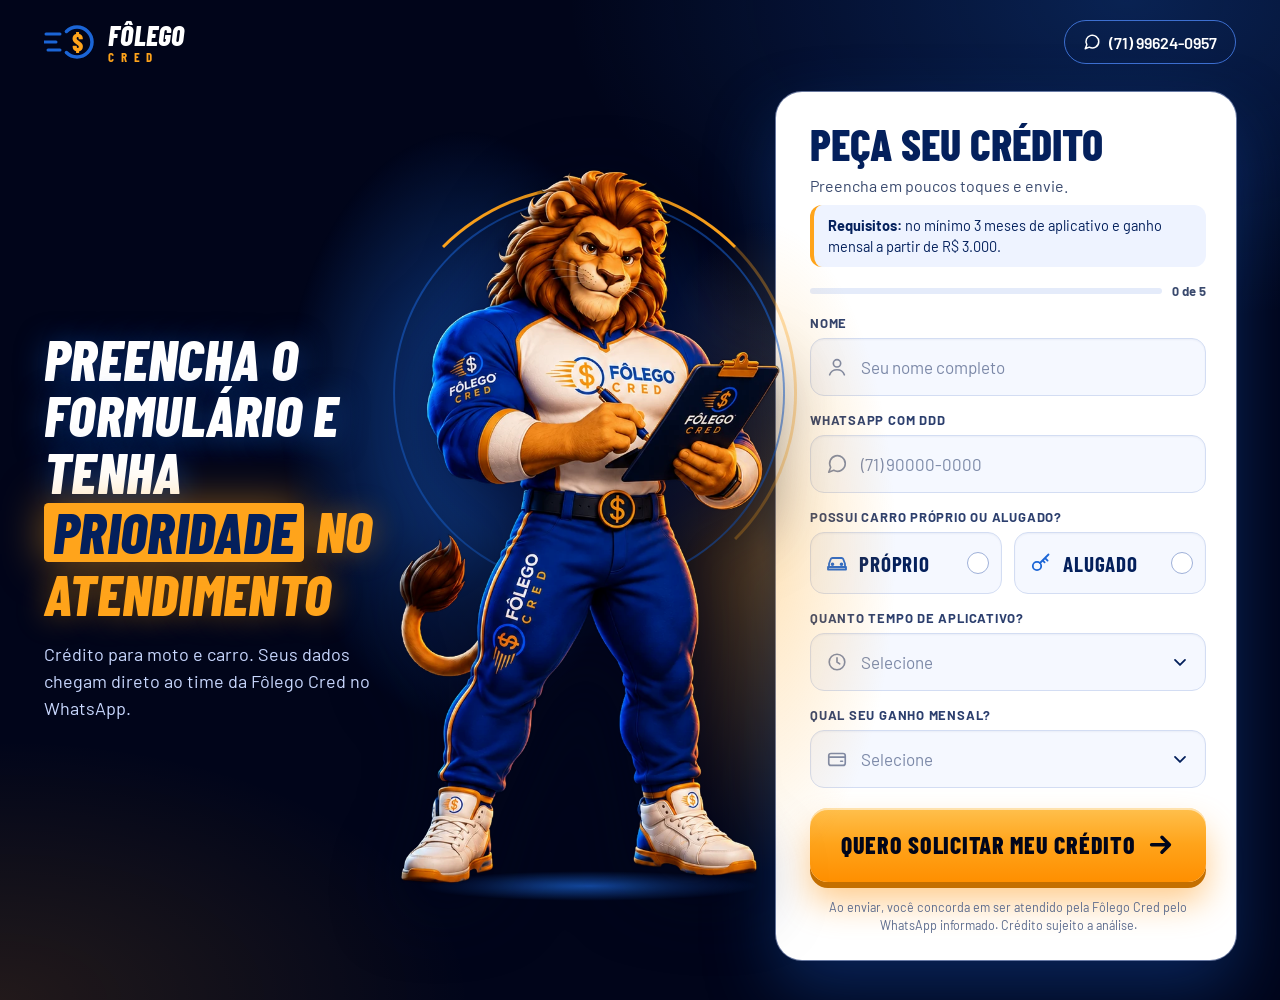
<file: index.html>
<!doctype html>
<html lang="pt-BR">
<head>
<!-- Google Tag Manager -->
<script>(function(w,d,s,l,i){w[l]=w[l]||[];w[l].push({'gtm.start':
new Date().getTime(),event:'gtm.js'});var f=d.getElementsByTagName(s)[0],
j=d.createElement(s),dl=l!='dataLayer'?'&l='+l:'';j.async=true;j.src=
'https://www.googletagmanager.com/gtm.js?id='+i+dl;f.parentNode.insertBefore(j,f);
})(window,document,'script','dataLayer','GTM-M4STXZLQ');</script>
<!-- End Google Tag Manager -->
<meta charset="utf-8">
<meta name="viewport" content="width=device-width, initial-scale=1">
<title>Fôlego Cred — Preencha o formulário e tenha prioridade no atendimento</title>
<meta name="description" content="Crédito para moto e carro. Preencha o formulário e tenha prioridade no atendimento da Fôlego Cred pelo WhatsApp.">
<meta name="theme-color" content="#01051A">
<link rel="preconnect" href="https://fonts.googleapis.com">
<link rel="preconnect" href="https://fonts.gstatic.com" crossorigin>
<link rel="stylesheet" href="https://fonts.googleapis.com/css2?family=Barlow:wght@400;500;600;700&family=Barlow+Condensed:ital,wght@0,600;0,700;0,800;1,800&display=swap">
<link rel="stylesheet" href="css/style.css">
</head>
<body>
<!-- Google Tag Manager (noscript) -->
<noscript><iframe src="https://www.googletagmanager.com/ns.html?id=GTM-M4STXZLQ"
height="0" width="0" style="display:none;visibility:hidden"></iframe></noscript>
<!-- End Google Tag Manager (noscript) -->
<div class="pagina">

  <header class="topo">
    <div class="logo">
      <svg width="52" height="40" viewBox="0 0 52 40" fill="none" aria-hidden="true">
        <path d="M2 12h14M0 20h12M4 28h12" stroke="#1B65D6" stroke-width="3" stroke-linecap="round"/>
        <path d="M22.4 9.4A15 15 0 1 1 22.4 30.6" stroke="#1B65D6" stroke-width="3.5" stroke-linecap="round"/>
        <text x="33" y="28.5" text-anchor="middle" font-family="Barlow Condensed, sans-serif" font-weight="800" font-size="25" fill="#FFA41B">$</text>
      </svg>
      <div class="logo-texto">
        <span class="logo-folego">FÔLEGO</span>
        <span class="logo-cred">CRED</span>
      </div>
    </div>
    <a class="topo-botao" href="#formulario">
      <svg width="18" height="18" viewBox="0 0 24 24" fill="none" stroke="currentColor" stroke-width="2" stroke-linecap="round" stroke-linejoin="round" aria-hidden="true"><path d="M21 11.5a8.5 8.5 0 0 1-12.6 7.4L3 21l2.1-5.4A8.5 8.5 0 1 1 21 11.5z"/></svg>
      (71) 99624-0957
    </a>
  </header>

  <main class="conteudo">

    <div class="chamada">
      <h1>Preencha o formulário e tenha <span class="tarja">prioridade</span> <span class="laranja">no atendimento</span></h1>
      <p>Crédito para moto e carro. Seus dados chegam direto ao time da Fôlego Cred no WhatsApp.</p>
    </div>

    <div class="mascote">
      <div class="mascote-palco">
        <span class="mascote-anel" aria-hidden="true"></span>
        <span class="mascote-chao" aria-hidden="true"></span>
        <picture class="mascote-figura">
          <source srcset="img/mascote-leao-prancheta.webp" type="image/webp">
          <img id="fc-leao" src="img/mascote-leao-prancheta.png" width="640" height="1173" alt="Mascote da Fôlego Cred: leão de uniforme azul e branco anotando os dados do cliente em uma prancheta">
        </picture>
      </div>
    </div>

    <form class="formulario" id="formulario" novalidate>
      <div class="formulario-titulo">
        <h2>Peça seu crédito</h2>
        <p>Preencha em poucos toques e envie.</p>
        <p class="requisitos"><strong>Requisitos:</strong> no mínimo 3 meses de aplicativo e ganho mensal a partir de R$&nbsp;3.000.</p>
      </div>

      <div class="progresso" aria-hidden="true">
        <div class="progresso-trilho"><span class="progresso-barra" id="fc-barra"></span></div>
        <span class="progresso-texto" id="fc-passos">0 de 5</span>
      </div>

      <div class="campo" data-campo="nome">
        <label for="fc-nome">Nome</label>
        <div class="controle">
          <svg class="icone" viewBox="0 0 24 24" aria-hidden="true"><circle cx="12" cy="8" r="4"/><path d="M4 20.5c1.2-3.6 4.2-5.5 8-5.5s6.8 1.9 8 5.5"/></svg>
          <input id="fc-nome" name="nome" type="text" autocomplete="name" placeholder="Seu nome completo">
          <svg class="visto" viewBox="0 0 24 24" aria-hidden="true"><path d="M5 12.5l4.5 4.5L19 7.5"/></svg>
        </div>
      </div>

      <div class="campo" data-campo="fone">
        <label for="fc-fone">WhatsApp com DDD</label>
        <div class="controle">
          <svg class="icone" viewBox="0 0 24 24" aria-hidden="true"><path d="M21 11.5a8.5 8.5 0 0 1-12.6 7.4L3 21l2.1-5.4A8.5 8.5 0 1 1 21 11.5z"/></svg>
          <input id="fc-fone" name="whatsapp" type="tel" inputmode="numeric" autocomplete="tel" placeholder="(71) 90000-0000">
          <svg class="visto" viewBox="0 0 24 24" aria-hidden="true"><path d="M5 12.5l4.5 4.5L19 7.5"/></svg>
        </div>
      </div>

      <fieldset class="campo" data-campo="carro">
        <legend>Possui carro próprio ou alugado?</legend>
        <div class="opcoes-linha">
          <label class="opcao">
            <input type="radio" name="carro" value="Próprio">
            <span class="opcao-cartao">
              <svg class="opcao-icone" viewBox="0 0 24 24" aria-hidden="true"><path d="M4 16v-3.2l1.7-4.6A2 2 0 0 1 7.6 7h8.8a2 2 0 0 1 1.9 1.2l1.7 4.6V16"/><path d="M3 16h18v2.5H3z"/><circle cx="7.5" cy="13.2" r=".9"/><circle cx="16.5" cy="13.2" r=".9"/></svg>
              <span class="opcao-texto">Próprio</span>
              <span class="opcao-marca"><svg viewBox="0 0 24 24" aria-hidden="true"><path d="M5 12.5l4.5 4.5L19 7.5"/></svg></span>
            </span>
          </label>
          <label class="opcao">
            <input type="radio" name="carro" value="Alugado">
            <span class="opcao-cartao">
              <svg class="opcao-icone" viewBox="0 0 24 24" aria-hidden="true"><circle cx="8" cy="15" r="4.2"/><path d="M11 12l8.5-8.5M16 7l2.6 2.6M13.6 9.4l2 2"/></svg>
              <span class="opcao-texto">Alugado</span>
              <span class="opcao-marca"><svg viewBox="0 0 24 24" aria-hidden="true"><path d="M5 12.5l4.5 4.5L19 7.5"/></svg></span>
            </span>
          </label>
        </div>
      </fieldset>

      <div class="campo" data-campo="tempo">
        <label for="fc-tempo">Quanto tempo de aplicativo?</label>
        <div class="controle">
          <svg class="icone" viewBox="0 0 24 24" aria-hidden="true"><circle cx="12" cy="12" r="8.5"/><path d="M12 7.5V12l3 2"/></svg>
          <select id="fc-tempo" name="tempo" required>
            <option value="" selected disabled>Selecione</option>
            <option value="menos3">Menos de 3 meses</option>
            <option value="3a6">De 3 a 6 meses</option>
            <option value="6a12">De 6 meses a 1 ano</option>
            <option value="1a2">De 1 a 2 anos</option>
            <option value="mais2">Mais de 2 anos</option>
          </select>
          <svg class="seta" viewBox="0 0 24 24" aria-hidden="true"><path d="M6 9.5l6 6 6-6"/></svg>
        </div>
      </div>

      <div class="campo" data-campo="ganho">
        <label for="fc-ganho">Qual seu ganho mensal?</label>
        <div class="controle">
          <svg class="icone" viewBox="0 0 24 24" aria-hidden="true"><rect x="3" y="6" width="18" height="13" rx="2.5"/><path d="M3 10h18M16 14.5h2"/></svg>
          <select id="fc-ganho" name="ganho" required>
            <option value="" selected disabled>Selecione</option>
            <option value="menos3k">Menos de R$ 3.000</option>
            <option value="3a4k">De R$ 3.000 a R$ 4.000</option>
            <option value="4a5k">De R$ 4.000 a R$ 5.000</option>
            <option value="5a7k">De R$ 5.000 a R$ 7.000</option>
            <option value="mais7k">Mais de R$ 7.000</option>
          </select>
          <svg class="seta" viewBox="0 0 24 24" aria-hidden="true"><path d="M6 9.5l6 6 6-6"/></svg>
        </div>
      </div>

      <p class="erro" id="fc-erro" role="alert" hidden></p>

      <button class="enviar" type="submit">
        <span class="enviar-texto">Quero solicitar meu crédito</span>
        <svg class="enviar-seta" viewBox="0 0 24 24" aria-hidden="true"><path d="M4 12h15M13 5.5l6.5 6.5-6.5 6.5"/></svg>
      </button>
      <p class="aviso">Ao enviar, você concorda em ser atendido pela Fôlego Cred pelo WhatsApp informado. Crédito sujeito a análise.</p>
    </form>

  </main>

</div>
<script src="js/script.js"></script>
</body>
</html>
</file>
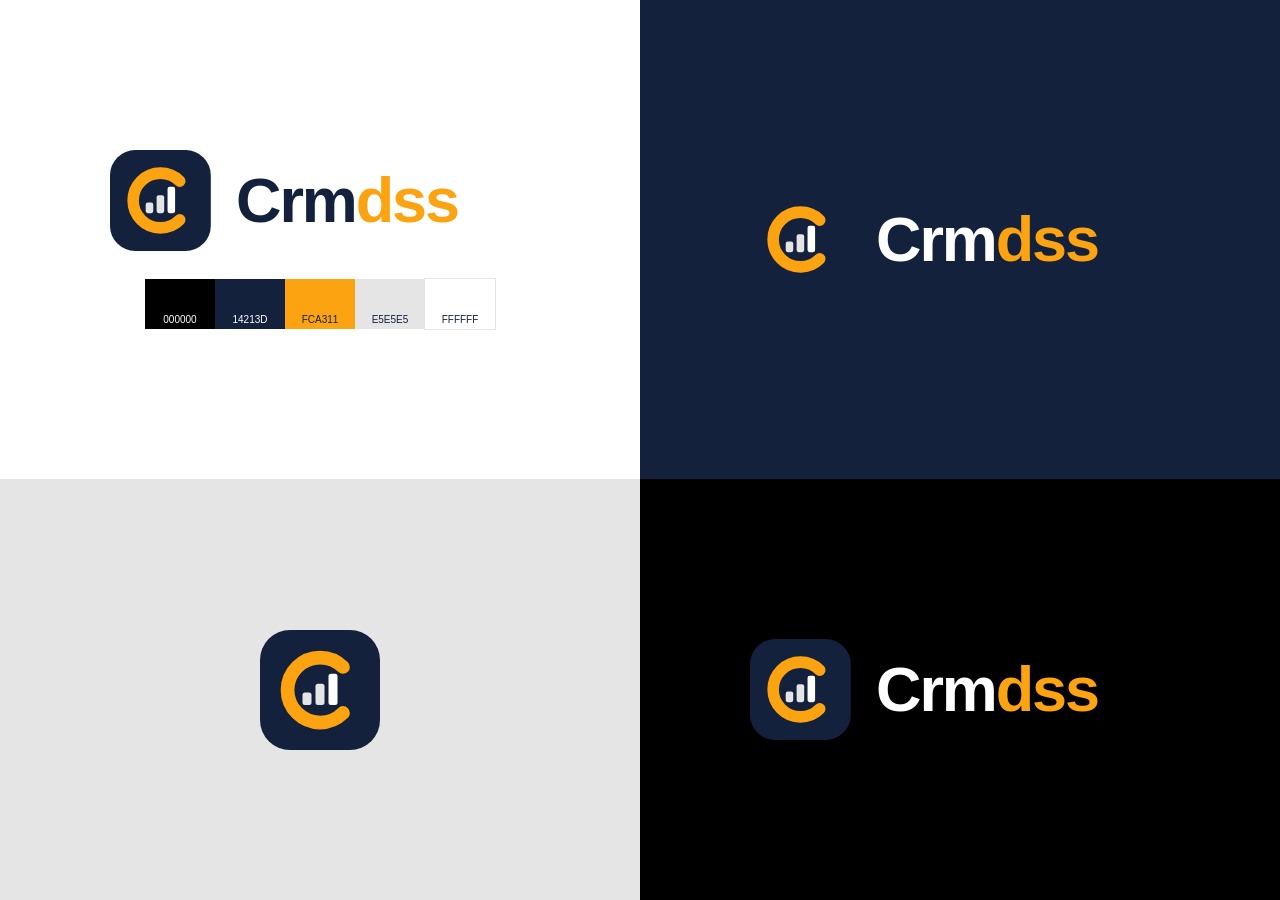
<file: logo/apresentacao.html>
<!doctype html><html><head><meta charset="utf-8"><style>
body{margin:0;font-family:Inter,'Segoe UI',Roboto,sans-serif;display:grid;grid-template-columns:1fr 1fr;height:100vh}
section{display:flex;flex-direction:column;align-items:center;justify-content:center;gap:28px}
.c{background:#fff}.e{background:#14213d}.p{background:#000}.g{background:#e5e5e5}
img.l{width:420px}img.m{width:120px}
.cores{display:flex;gap:0}.cores span{width:70px;height:46px;display:grid;place-items:end center;font-size:10px;padding-bottom:4px}
</style></head><body>
<section class="c"><img class="l" src="crmdss-logo.svg"><div class="cores"><span style="background:#000;color:#fff">000000</span><span style="background:#14213d;color:#fff">14213D</span><span style="background:#fca311;color:#14213d">FCA311</span><span style="background:#e5e5e5;color:#14213d">E5E5E5</span><span style="background:#fff;color:#14213d;outline:1px solid #e5e5e5">FFFFFF</span></div></section>
<section class="e"><img class="l" src="crmdss-logo-negativo.svg"></section>
<section class="g"><img class="m" src="crmdss-mark.svg"></section>
<section class="p"><img class="l" src="crmdss-logo-negativo.svg"></section>
</body></html>
</file>
<file: css/style.css>
/* Fôlego Cred — LP de captura
   Paleta: noite #01051A · marinho #04205C · royal #0A3A9A · vivo #1B65D6 · laranja #FFA41B */

:root {
  --noite: #01051A;
  --marinho: #04205C;
  --royal: #0A3A9A;
  --vivo: #1B65D6;
  --laranja: #FFA41B;
  --azul-claro: #C9D8FF;
  --texto-apoio: #3A4A6E;
  --borda-campo: #9FB1D9;
  --display: 'Barlow Condensed', 'Arial Narrow', sans-serif;
  --corpo: 'Barlow', 'Segoe UI', sans-serif;
}

* { box-sizing: border-box; }

html { scroll-behavior: smooth; }

body {
  margin: 0;
  font-family: var(--corpo);
  background: var(--noite);
  color: #FFFFFF;
}

a:focus-visible,
button:focus-visible,
input:focus-visible,
select:focus-visible {
  outline: 3px solid var(--laranja);
  outline-offset: 2px;
}

.pagina {
  min-height: 100vh;
  display: flex;
  flex-direction: column;
  overflow: hidden;
  background:
    radial-gradient(900px 520px at 88% 0%, rgba(27, 101, 214, 0.30), rgba(27, 101, 214, 0) 62%),
    radial-gradient(760px 420px at 0% 100%, rgba(255, 164, 27, 0.13), rgba(255, 164, 27, 0) 62%),
    var(--noite);
}

/* ---------- Topo ---------- */

.topo {
  width: 100%;
  max-width: 1240px;
  margin: 0 auto;
  padding: 20px 24px;
  display: flex;
  flex-wrap: wrap;
  align-items: center;
  justify-content: space-between;
  gap: 16px;
}

.logo { display: flex; align-items: center; gap: 12px; }
.logo-texto { display: flex; flex-direction: column; gap: 2px; }

.logo-folego {
  font-family: var(--display);
  font-style: italic;
  font-weight: 800;
  font-size: 28px;
  line-height: 1;
  letter-spacing: 0.01em;
}

.logo-cred {
  font-family: var(--display);
  font-weight: 700;
  font-size: 13px;
  line-height: 1;
  letter-spacing: 0.52em;
  color: var(--laranja);
}

.topo-botao {
  display: inline-flex;
  align-items: center;
  gap: 8px;
  min-height: 44px;
  padding: 0 18px;
  border: 1.5px solid #3D6FD0;
  border-radius: 999px;
  color: #FFFFFF;
  font-weight: 600;
  font-size: 16px;
  text-decoration: none;
}

.topo-botao { transition: border-color .2s, color .2s, transform .2s, background-color .2s; }
.topo-botao:hover { border-color: var(--laranja); color: var(--laranja); transform: translateY(-1px); background: rgba(255, 164, 27, 0.08); }

/* ---------- Conteúdo ---------- */

.conteudo {
  flex: 1 1 auto;
  width: 100%;
  max-width: 1240px;
  margin: 0 auto;
  padding: 8px 24px 40px;
  display: grid;
  grid-template-columns: minmax(0, 1fr) 400px 460px;
  grid-template-areas: "chamada mascote formulario";
  align-items: center;
}

.chamada {
  grid-area: chamada;
  display: flex;
  flex-direction: column;
  gap: 20px;
  position: relative;
  z-index: 3;
}

.chamada h1 {
  margin: 0;
  font-family: var(--display);
  font-style: italic;
  font-weight: 800;
  font-size: clamp(44px, 4.5vw, 60px);
  line-height: 0.98;
  letter-spacing: 0.005em;
  text-transform: uppercase;
  text-shadow: 0 4px 30px rgba(27, 101, 214, 0.55);
}

.chamada .tarja {
  display: inline-block;
  margin: 0.06em 0;
  padding: 0 0.16em 0.04em;
  border-radius: 0.08em;
  background: var(--laranja);
  color: var(--marinho);
  text-shadow: none;
  box-shadow: 0 0 44px rgba(255, 164, 27, 0.5);
}

.chamada .laranja {
  color: var(--laranja);
  text-shadow: 0 0 30px rgba(255, 164, 27, 0.4);
}

.chamada p {
  margin: 0;
  max-width: 440px;
  font-size: 18px;
  line-height: 1.5;
  color: var(--azul-claro);
}

.selos {
  margin: 4px 0 0;
  padding: 0;
  list-style: none;
  display: flex;
  flex-wrap: wrap;
  gap: 8px;
}

.selos li {
  display: inline-flex;
  align-items: center;
  gap: 6px;
  padding: 7px 12px 7px 9px;
  border: 1px solid rgba(201, 216, 255, 0.22);
  border-radius: 999px;
  background: rgba(10, 58, 154, 0.28);
  font-size: 14px;
  font-weight: 600;
  color: #FFFFFF;
}

.selos svg {
  width: 16px;
  height: 16px;
  fill: none;
  stroke: var(--laranja);
  stroke-width: 3;
  stroke-linecap: round;
  stroke-linejoin: round;
}

/* ---------- Mascote (protagonista) ---------- */

.mascote {
  grid-area: mascote;
  position: relative;
  z-index: 2;
  display: flex;
  flex-direction: column;
  align-items: center;
  margin-right: -26px; /* a prancheta encosta no cartão do formulário */
}

.mascote-palco {
  position: relative;
  width: 100%;
  display: flex;
  justify-content: center;
  isolation: isolate;
}

/* Holofote azul e laranja atrás do leão */
.mascote-palco::before {
  content: "";
  position: absolute;
  inset: -4% -22% 2%;
  z-index: -2;
  background:
    radial-gradient(closest-side at 30% 40%, rgba(27, 101, 214, 0.62), rgba(27, 101, 214, 0) 100%),
    radial-gradient(closest-side at 78% 56%, rgba(255, 164, 27, 0.30), rgba(255, 164, 27, 0) 100%);
  pointer-events: none;
}

.mascote-anel {
  position: absolute;
  left: 50%;
  top: 5%;
  width: 92%;
  aspect-ratio: 1;
  z-index: -1;
  border-radius: 50%;
  transform: translateX(-50%);
  background:
    radial-gradient(closest-side, rgba(10, 58, 154, 0.55) 0%, rgba(10, 58, 154, 0.22) 70%, rgba(10, 58, 154, 0) 100%);
  box-shadow: inset 0 0 0 2px rgba(27, 101, 214, 0.55);
}

.mascote-anel::after {
  content: "";
  position: absolute;
  inset: -12px;
  border-radius: 50%;
  border: 3px solid transparent;
  border-top-color: var(--laranja);
  border-right-color: rgba(255, 164, 27, 0.35);
}

.mascote-chao {
  position: absolute;
  left: 10%;
  right: 10%;
  bottom: -8px;
  height: 30px;
  z-index: -1;
  background: radial-gradient(closest-side, rgba(27, 101, 214, 0.7), rgba(27, 101, 214, 0));
}

.mascote-figura { display: block; }

.mascote img {
  display: block;
  width: 100%;
  max-width: 400px;
  height: auto;
  filter: drop-shadow(0 22px 34px rgba(1, 5, 26, 0.65));
  transform-origin: 50% 90%;
}

/* ---------- Formulário ---------- */

.formulario {
  grid-area: formulario;
  position: relative;
  z-index: 1;
  min-width: 0;
  padding: 30px 30px 26px 34px;
  border-radius: 26px;
  background: #FFFFFF;
  color: var(--marinho);
  display: flex;
  flex-direction: column;
  gap: 16px;
  box-shadow:
    0 0 0 1px rgba(201, 216, 255, 0.5),
    0 30px 70px rgba(27, 101, 214, 0.34);
  scroll-margin-top: 16px;
}

.formulario-titulo { display: flex; flex-direction: column; gap: 8px; }

.formulario-titulo h2 {
  margin: 0;
  font-family: var(--display);
  font-weight: 800;
  font-size: clamp(34px, 4vw, 44px);
  line-height: 1;
  text-transform: uppercase;
}

.formulario-titulo p {
  margin: 0;
  font-size: 16px;
  line-height: 1.45;
  color: var(--texto-apoio);
}

.formulario-titulo .requisitos {
  padding: 10px 14px;
  border-radius: 12px;
  background: #EEF3FF;
  border-left: 4px solid var(--laranja);
  font-size: 14.5px;
  color: var(--marinho);
}

.progresso { display: flex; align-items: center; gap: 10px; }

.progresso-trilho {
  flex: 1 1 auto;
  height: 6px;
  border-radius: 999px;
  background: #E4EBFA;
  overflow: hidden;
}

.progresso-barra {
  display: block;
  width: 100%;
  height: 100%;
  border-radius: 999px;
  background: linear-gradient(90deg, var(--vivo), var(--laranja));
  transform: scaleX(0);
  transform-origin: left center;
  transition: transform .5s cubic-bezier(.2, .8, .2, 1);
}

.progresso-texto {
  flex: 0 0 auto;
  font-size: 13px;
  font-weight: 700;
  color: var(--texto-apoio);
  font-variant-numeric: tabular-nums;
}

.campo {
  display: flex;
  flex-direction: column;
  gap: 7px;
  margin: 0;
  padding: 0;
  border: 0;
  min-width: 0;
}

.campo label,
.campo legend {
  padding: 0;
  font-weight: 700;
  font-size: 13px;
  letter-spacing: 0.06em;
  text-transform: uppercase;
  color: #2C3F6E;
}

.campo legend { margin-bottom: 7px; }

.controle { position: relative; }

.controle input,
.controle select {
  width: 100%;
  height: 58px;
  padding: 0 46px 0 50px;
  border: 1.5px solid #D3DDF3;
  border-radius: 14px;
  font-family: inherit;
  font-size: 17px;
  font-weight: 500;
  color: var(--marinho);
  background-color: #F5F8FF;
  box-shadow: inset 0 1px 2px rgba(4, 32, 92, 0.05);
  appearance: none;
  -webkit-appearance: none;
  transition: border-color .2s, background-color .2s, box-shadow .2s, transform .2s;
}

.controle select { cursor: pointer; text-overflow: ellipsis; }

.controle input:hover,
.controle select:hover { border-color: var(--borda-campo); }

.controle input:focus,
.controle select:focus {
  outline: none;
  border-color: var(--vivo);
  background-color: #FFFFFF;
  box-shadow: 0 0 0 4px rgba(27, 101, 214, 0.16), 0 8px 18px rgba(27, 101, 214, 0.12);
  transform: translateY(-1px);
}

.controle input::placeholder { color: #7C89A8; font-weight: 400; }
.controle select:invalid { color: #7C89A8; font-weight: 400; }
.controle select option { color: var(--marinho); }

.controle svg {
  position: absolute;
  top: 50%;
  fill: none;
  stroke-linecap: round;
  stroke-linejoin: round;
  pointer-events: none;
}

.controle .icone {
  left: 16px;
  width: 22px;
  height: 22px;
  margin-top: -11px;
  stroke: #7C89A8;
  stroke-width: 1.8;
  transition: stroke .2s, transform .25s;
}

.controle:focus-within .icone { stroke: var(--vivo); transform: scale(1.1); }

.controle .seta {
  right: 16px;
  width: 20px;
  height: 20px;
  margin-top: -10px;
  stroke: var(--marinho);
  stroke-width: 2.2;
  transition: transform .25s;
}

.controle:focus-within .seta { transform: rotate(180deg); }

.controle .visto {
  right: 16px;
  width: 20px;
  height: 20px;
  margin-top: -10px;
  stroke: #12964A;
  stroke-width: 3;
  opacity: 0;
  transform: scale(0.4);
  transition: opacity .2s, transform .3s cubic-bezier(.3, 1.6, .5, 1);
}

.campo.ok .controle input,
.campo.ok .controle select { border-color: #8FB2EE; background-color: #FFFFFF; }
.campo.ok .controle .icone { stroke: var(--royal); }
.campo.ok .controle .visto { opacity: 1; transform: scale(1); }

/* Próprio | Alugado */

.opcoes-linha { display: grid; grid-template-columns: minmax(0, 1fr) minmax(0, 1fr); gap: 12px; }

.opcao { position: relative; cursor: pointer; }

.opcao input {
  position: absolute;
  inset: 0;
  width: 100%;
  height: 100%;
  margin: 0;
  opacity: 0;
  cursor: pointer;
}

.opcao-cartao {
  display: flex;
  align-items: center;
  gap: 10px;
  min-height: 62px;
  padding: 0 12px 0 14px;
  border: 1.5px solid #D3DDF3;
  border-radius: 14px;
  background: #F5F8FF;
  color: var(--marinho);
  box-shadow: inset 0 1px 2px rgba(4, 32, 92, 0.05);
  transition: border-color .2s, background-color .2s, color .2s, box-shadow .2s, transform .2s;
}

.opcao-icone {
  flex: 0 0 auto;
  width: 24px;
  height: 24px;
  fill: none;
  stroke: var(--vivo);
  stroke-width: 1.8;
  stroke-linecap: round;
  stroke-linejoin: round;
  transition: stroke .2s;
}

.opcao-texto {
  flex: 1 1 auto;
  min-width: 0;
  font-family: var(--display);
  font-weight: 700;
  font-size: 21px;
  letter-spacing: 0.04em;
  text-transform: uppercase;
}

.opcao-marca {
  flex: 0 0 auto;
  display: grid;
  place-items: center;
  width: 22px;
  height: 22px;
  border: 1.5px solid var(--borda-campo);
  border-radius: 50%;
  background: #FFFFFF;
  transition: border-color .2s, background-color .2s;
}

.opcao-marca svg {
  width: 13px;
  height: 13px;
  fill: none;
  stroke: var(--marinho);
  stroke-width: 3.6;
  stroke-linecap: round;
  stroke-linejoin: round;
  opacity: 0;
  transform: scale(0.3);
  transition: opacity .15s, transform .3s cubic-bezier(.3, 1.6, .5, 1);
}

.opcao:hover .opcao-cartao { border-color: var(--borda-campo); transform: translateY(-1px); }
.opcao:active .opcao-cartao { transform: scale(0.97); }

.opcao input:checked + .opcao-cartao {
  border-color: var(--royal);
  background: linear-gradient(135deg, var(--royal), var(--vivo));
  color: #FFFFFF;
  box-shadow: 0 10px 22px rgba(10, 58, 154, 0.32);
  animation: escolher .35s cubic-bezier(.3, 1.5, .5, 1);
}

.opcao input:checked + .opcao-cartao .opcao-icone { stroke: #FFFFFF; }
.opcao input:checked + .opcao-cartao .opcao-marca { border-color: var(--laranja); background: var(--laranja); }
.opcao input:checked + .opcao-cartao .opcao-marca svg { opacity: 1; transform: scale(1); }

.opcao input:focus-visible + .opcao-cartao {
  outline: 3px solid var(--laranja);
  outline-offset: 2px;
}

.erro {
  margin: 0;
  padding: 12px 14px;
  border-radius: 12px;
  background: #FFF1DC;
  border: 1px solid #E08A00;
  color: #6B3D00;
  font-size: 15.5px;
  line-height: 1.4;
}

.erro[hidden] { display: none; }
.erro.tremer { animation: tremer .4s; }

/* Botão principal */

.enviar {
  position: relative;
  overflow: hidden;
  display: flex;
  align-items: center;
  justify-content: center;
  gap: 12px;
  width: 100%;
  min-height: 74px;
  margin-top: 4px;
  padding: 12px 18px;
  border: 0;
  border-radius: 18px;
  background: linear-gradient(180deg, #FFC04D 0%, #FFA41B 48%, #FF8F00 100%);
  color: var(--noite);
  font-family: var(--display);
  font-weight: 800;
  font-size: clamp(19px, 5.2vw, 24px);
  line-height: 1;
  letter-spacing: 0.03em;
  text-transform: uppercase;
  text-align: center;
  text-wrap: balance;
  cursor: pointer;
  box-shadow:
    inset 0 2px 0 rgba(255, 255, 255, 0.55),
    0 6px 0 #C46F00,
    0 20px 34px rgba(255, 143, 0, 0.45);
  transition: transform .15s, box-shadow .15s, filter .2s;
  animation: pulsar 2.6s ease-in-out infinite;
}

/* Brilho que atravessa o botão */
.enviar::before {
  content: "";
  position: absolute;
  top: 0;
  bottom: 0;
  left: -40%;
  width: 34%;
  background: linear-gradient(100deg, rgba(255, 255, 255, 0), rgba(255, 255, 255, 0.65), rgba(255, 255, 255, 0));
  transform: skewX(-20deg);
  animation: brilho 3.2s ease-in-out infinite;
  pointer-events: none;
}

.enviar-texto { position: relative; }

.enviar-seta {
  position: relative;
  flex: 0 0 auto;
  width: 1.15em;
  height: 1.15em;
  fill: none;
  stroke: currentColor;
  stroke-width: 3;
  stroke-linecap: round;
  stroke-linejoin: round;
  animation: seta 1.3s ease-in-out infinite;
}

.enviar:hover {
  transform: translateY(-2px);
  filter: brightness(1.05);
  box-shadow:
    inset 0 2px 0 rgba(255, 255, 255, 0.55),
    0 8px 0 #C46F00,
    0 26px 40px rgba(255, 143, 0, 0.55);
}

.enviar:active {
  transform: translateY(5px);
  box-shadow:
    inset 0 2px 0 rgba(255, 255, 255, 0.4),
    0 1px 0 #C46F00,
    0 8px 16px rgba(255, 143, 0, 0.4);
}

.enviar:focus-visible { outline: 3px solid var(--royal); outline-offset: 3px; }

.continua {
  display: flex;
  align-items: center;
  justify-content: center;
  gap: 7px;
  margin: 8px 0 0;
  font-size: 14.5px;
  font-weight: 600;
  color: var(--marinho);
  text-align: center;
}

.continua svg {
  flex: 0 0 auto;
  width: 17px;
  height: 17px;
  fill: none;
  stroke: #12964A;
  stroke-width: 2.2;
  stroke-linecap: round;
  stroke-linejoin: round;
}

.aviso {
  margin: 0;
  font-size: 12.5px;
  line-height: 1.45;
  color: #5B6A8C;
  text-align: center;
}

/* ---------- Microanimações ---------- */

@keyframes subir {
  from { opacity: 0; transform: translateY(18px); }
  to { opacity: 1; transform: none; }
}

@keyframes entrar-leao {
  from { opacity: 0; transform: translateY(40px) scale(0.94); }
  to { opacity: 1; transform: none; }
}

@keyframes flutuar {
  0%, 100% { transform: translateY(0); }
  50% { transform: translateY(-9px); }
}

@keyframes chao {
  0%, 100% { transform: scaleX(1); opacity: 1; }
  50% { transform: scaleX(0.88); opacity: 0.7; }
}

@keyframes girar { to { transform: rotate(360deg); } }

@keyframes anotar {
  0%, 100% { transform: rotate(0); }
  35% { transform: rotate(-2.2deg) scale(1.015); }
  70% { transform: rotate(1.2deg); }
}

@keyframes tarja {
  from { clip-path: inset(-60px 100% -60px -60px); }
  to { clip-path: inset(-60px); }
}

@keyframes escolher {
  0% { transform: scale(0.95); }
  60% { transform: scale(1.03); }
  100% { transform: none; }
}

@keyframes tremer {
  20%, 60% { transform: translateX(-6px); }
  40%, 80% { transform: translateX(6px); }
}

@keyframes brilho {
  0%, 55% { left: -40%; }
  100% { left: 120%; }
}

@keyframes seta {
  0%, 100% { transform: translateX(0); }
  50% { transform: translateX(6px); }
}

@keyframes pulsar {
  0%, 100% { box-shadow: inset 0 2px 0 rgba(255, 255, 255, 0.55), 0 6px 0 #C46F00, 0 20px 34px rgba(255, 143, 0, 0.45), 0 0 0 0 rgba(255, 164, 27, 0.55); }
  60% { box-shadow: inset 0 2px 0 rgba(255, 255, 255, 0.55), 0 6px 0 #C46F00, 0 20px 34px rgba(255, 143, 0, 0.45), 0 0 0 14px rgba(255, 164, 27, 0); }
}

.topo { animation: subir .5s both; }
.chamada h1 { animation: subir .6s .05s both; }
.chamada .tarja { animation: tarja .6s .5s cubic-bezier(.7, 0, .2, 1) both; }
.chamada p { animation: subir .6s .15s both; }
.selos li { animation: subir .5s both; }
.selos li:nth-child(1) { animation-delay: .3s; }
.selos li:nth-child(2) { animation-delay: .38s; }
.selos li:nth-child(3) { animation-delay: .46s; }

.mascote-palco { animation: entrar-leao .8s .1s cubic-bezier(.2, .9, .2, 1) both; }
.mascote-figura { animation: flutuar 5s 1s ease-in-out infinite; }
.mascote-chao { animation: chao 5s 1s ease-in-out infinite; }
.mascote-anel::after { animation: girar 14s linear infinite; }
.mascote img.anotou { animation: anotar .55s ease-in-out; }

.formulario { animation: subir .7s .2s both; }
.formulario > * { animation: subir .5s both; }
.formulario > :nth-child(1) { animation-delay: .35s; }
.formulario > :nth-child(2) { animation-delay: .41s; }
.formulario > :nth-child(3) { animation-delay: .47s; }
.formulario > :nth-child(4) { animation-delay: .53s; }
.formulario > :nth-child(5) { animation-delay: .59s; }
.formulario > :nth-child(6) { animation-delay: .65s; }
.formulario > :nth-child(7) { animation-delay: .71s; }
.formulario > .enviar { animation: subir .5s .8s both, pulsar 2.6s 1.4s ease-in-out infinite; }
.formulario > .continua,
.formulario > .aviso { animation-delay: .88s; }
.formulario > .erro.tremer { animation: tremer .4s; }

/* ---------- Telas médias ---------- */

@media (max-width: 1120px) {
  .conteudo {
    grid-template-columns: minmax(0, 1fr) minmax(0, 460px);
    grid-template-areas:
      "chamada formulario"
      "mascote formulario";
    column-gap: 20px;
    row-gap: 20px;
    align-items: start;
  }

  .chamada { padding-top: 12px; }
  .mascote { margin-right: -34px; align-self: end; }
  .mascote img { max-width: 360px; }
}

/* ---------- Celular ---------- */

@media (max-width: 860px) {
  .topo { padding: 14px 16px; }
  .logo-folego { font-size: 24px; }
  .topo-botao { min-height: 40px; padding: 0 14px; font-size: 15px; }

  .conteudo {
    padding: 4px 16px 32px;
    grid-template-columns: minmax(0, 1fr);
    grid-template-areas:
      "chamada"
      "mascote"
      "formulario";
    row-gap: 0;
  }

  .chamada { gap: 14px; padding-top: 6px; text-align: center; align-items: center; }
  .chamada h1 { font-size: clamp(38px, 11vw, 56px); }
  .chamada p { font-size: 16.5px; }
  .selos { justify-content: center; }
  .selos li { font-size: 13px; padding: 6px 10px 6px 8px; }

  /* O leão aparece da cintura para cima, "atrás" do cartão do formulário */
  .mascote { margin: 30px 0 0; }
  .mascote-palco {
    height: min(88vw, 360px);
    clip-path: inset(-80px -80px 0 -80px);
  }
  .mascote-palco::before { inset: -6% -10% -30%; }
  .mascote-anel { width: min(78vw, 330px); top: 2%; }
  .mascote-chao { display: none; }
  .mascote img { width: min(74vw, 310px); max-width: none; }

  .formulario {
    z-index: 3;
    margin-top: -34px;
    padding: 26px 18px 22px;
    border-radius: 24px;
    box-shadow:
      0 0 0 1px rgba(201, 216, 255, 0.5),
      0 -14px 34px rgba(1, 5, 26, 0.45),
      0 30px 70px rgba(27, 101, 214, 0.34);
  }

  .opcao-cartao { padding: 0 10px 0 12px; gap: 8px; }
  .opcao-texto { font-size: 19px; letter-spacing: 0.02em; }
  .enviar { min-height: 70px; padding: 12px; gap: 9px; }
}

@media (max-width: 380px) {
  .opcao-icone { display: none; }
  .enviar { letter-spacing: 0.015em; }
}

@media (prefers-reduced-motion: reduce) {
  html { scroll-behavior: auto; }

  *,
  *::before,
  *::after {
    animation: none !important;
    transition: none !important;
  }
}
</file>
